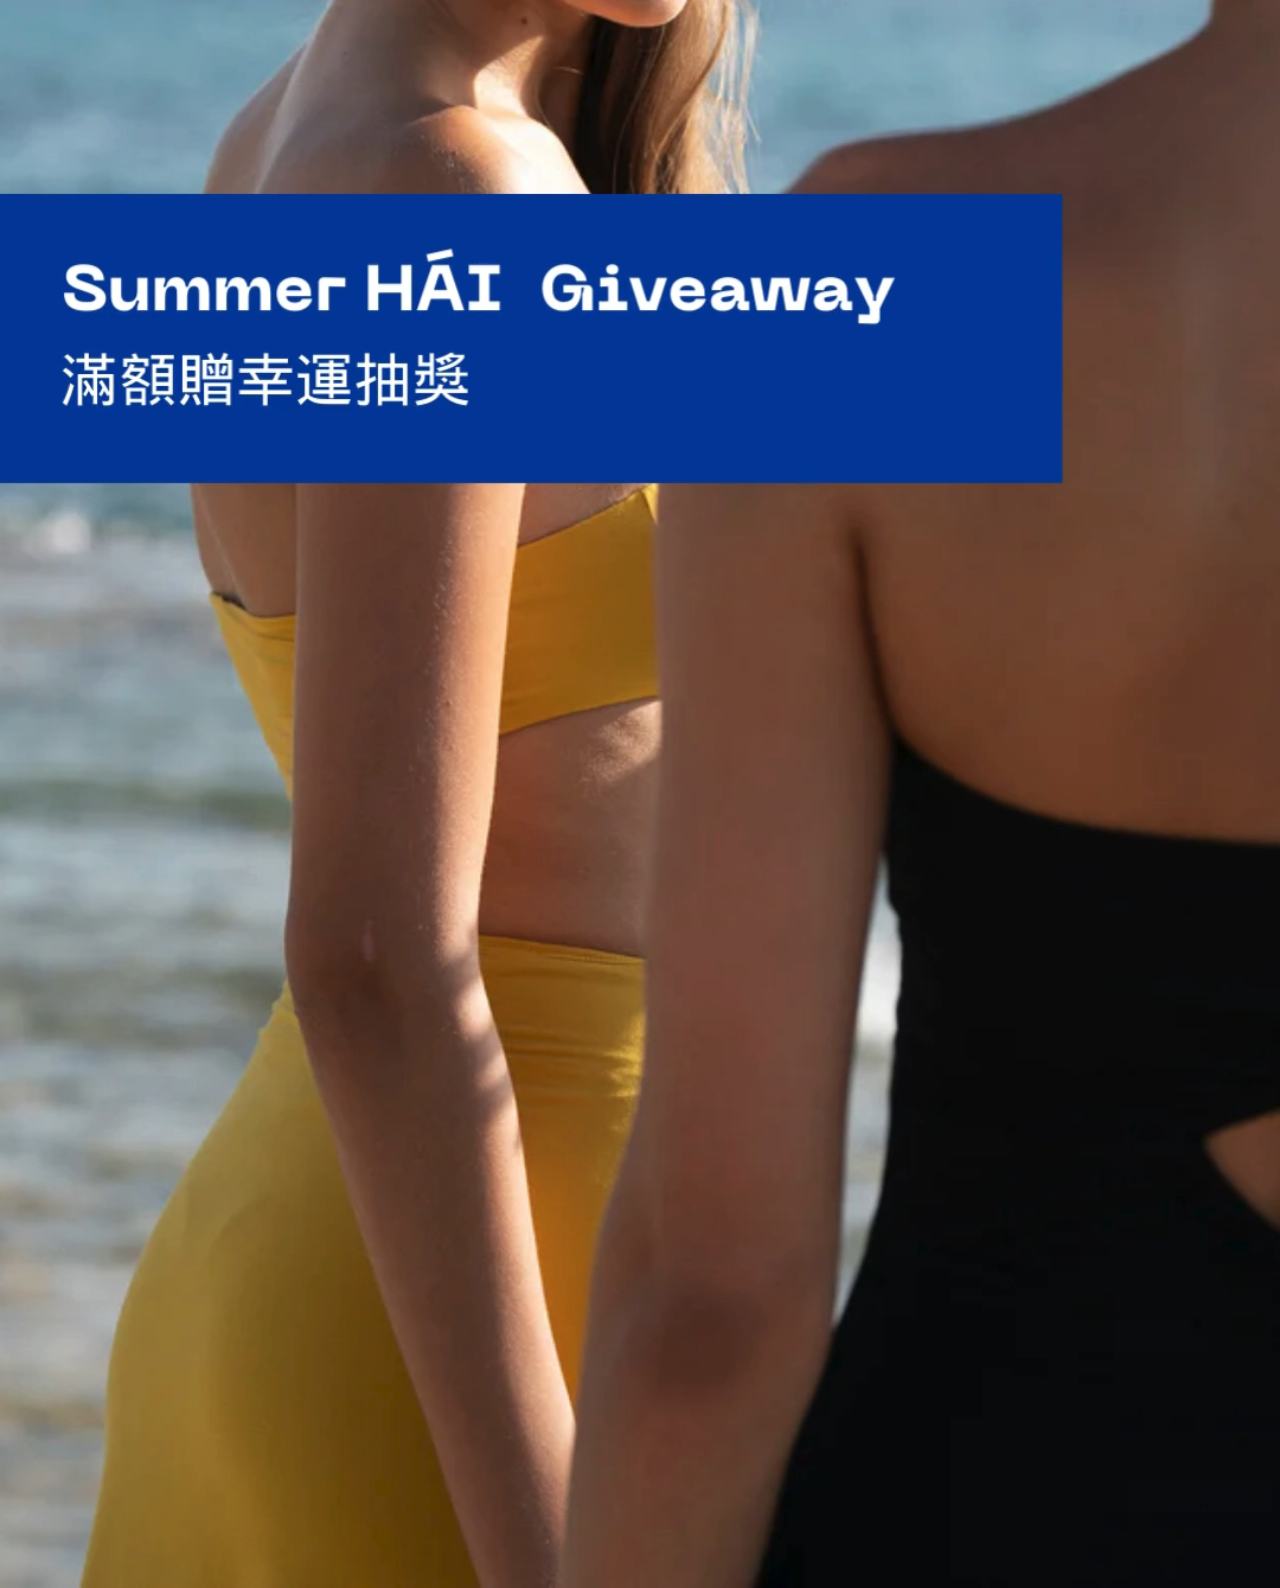
<file: index.html>
<!DOCTYPE html>
<html lang="en">
<head>
    <meta charset="UTF-8">
    <meta name="viewport" content="width=device-width, initial-scale=1.0">
    <title>Intro</title>
    <link rel="stylesheet" href="style.css">
</head>
<body>
    <div class="video-container">
        <video id="introVideo" autoplay muted playsinline>
            <source src="intro.mp4" type="video/mp4">
            Your browser does not support the video tag.
        </video>
    </div>
    <script>
        document.getElementById('introVideo').onended = function() {
            window.location.href = 'steps.html';
        };
    </script>
</body>
</html>
</file>
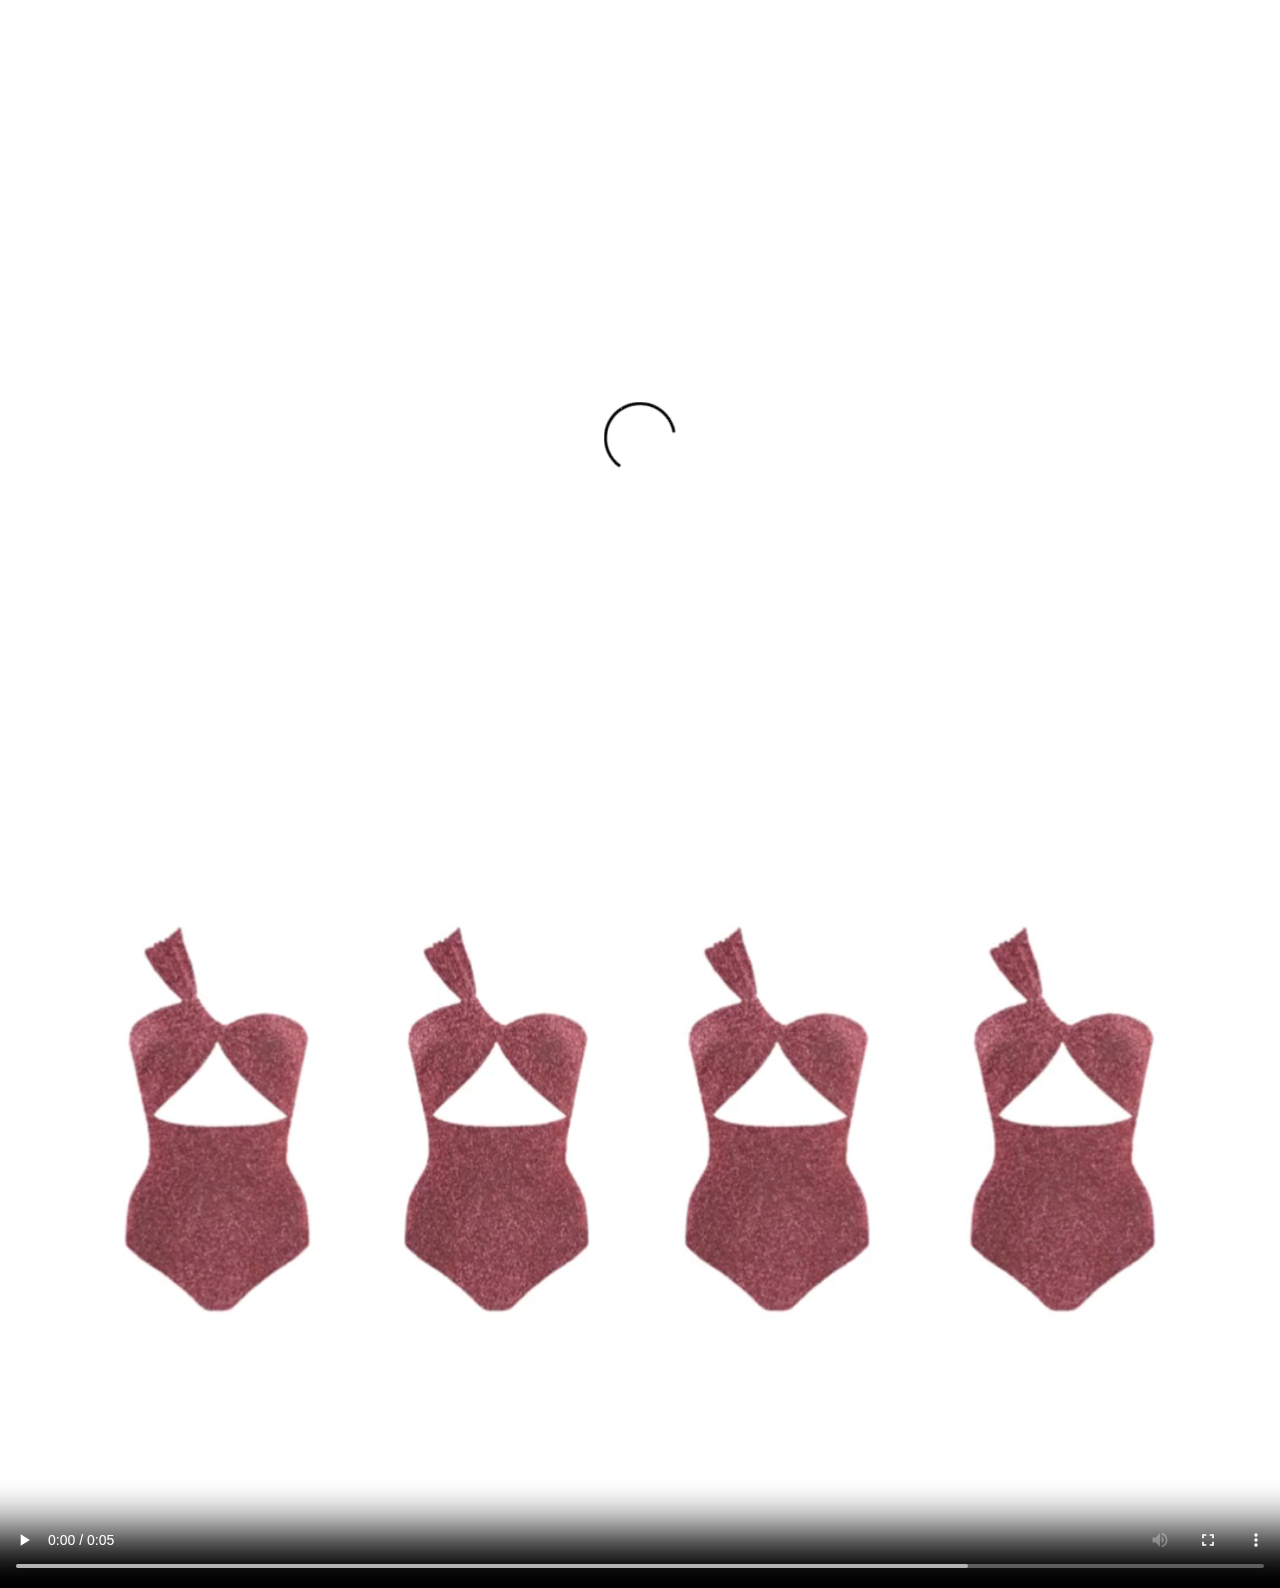
<file: result1.html>
<!DOCTYPE html>
<html lang="en">
<head>
    <meta charset="UTF-8">
    <meta name="viewport" content="width=device-width, initial-scale=1.0">
    <title>Result - 1000元折扣</title>
    <link rel="stylesheet" href="style.css">
    <script>
        // 检查是否是刷新操作
        if (performance.navigation.type === 1) {
            // 如果是刷新操作，重定向到 index.html
            window.location.href = 'index.html';
        }
    </script>
</head>
<body>
    <div class="video-container">
        <video width="100%" height="auto" controls autoplay>
            <source src="1000.mp4" type="video/mp4">
            Your browser does not support the video tag.
        </video>
    </div>
</body>
</html>
</file>
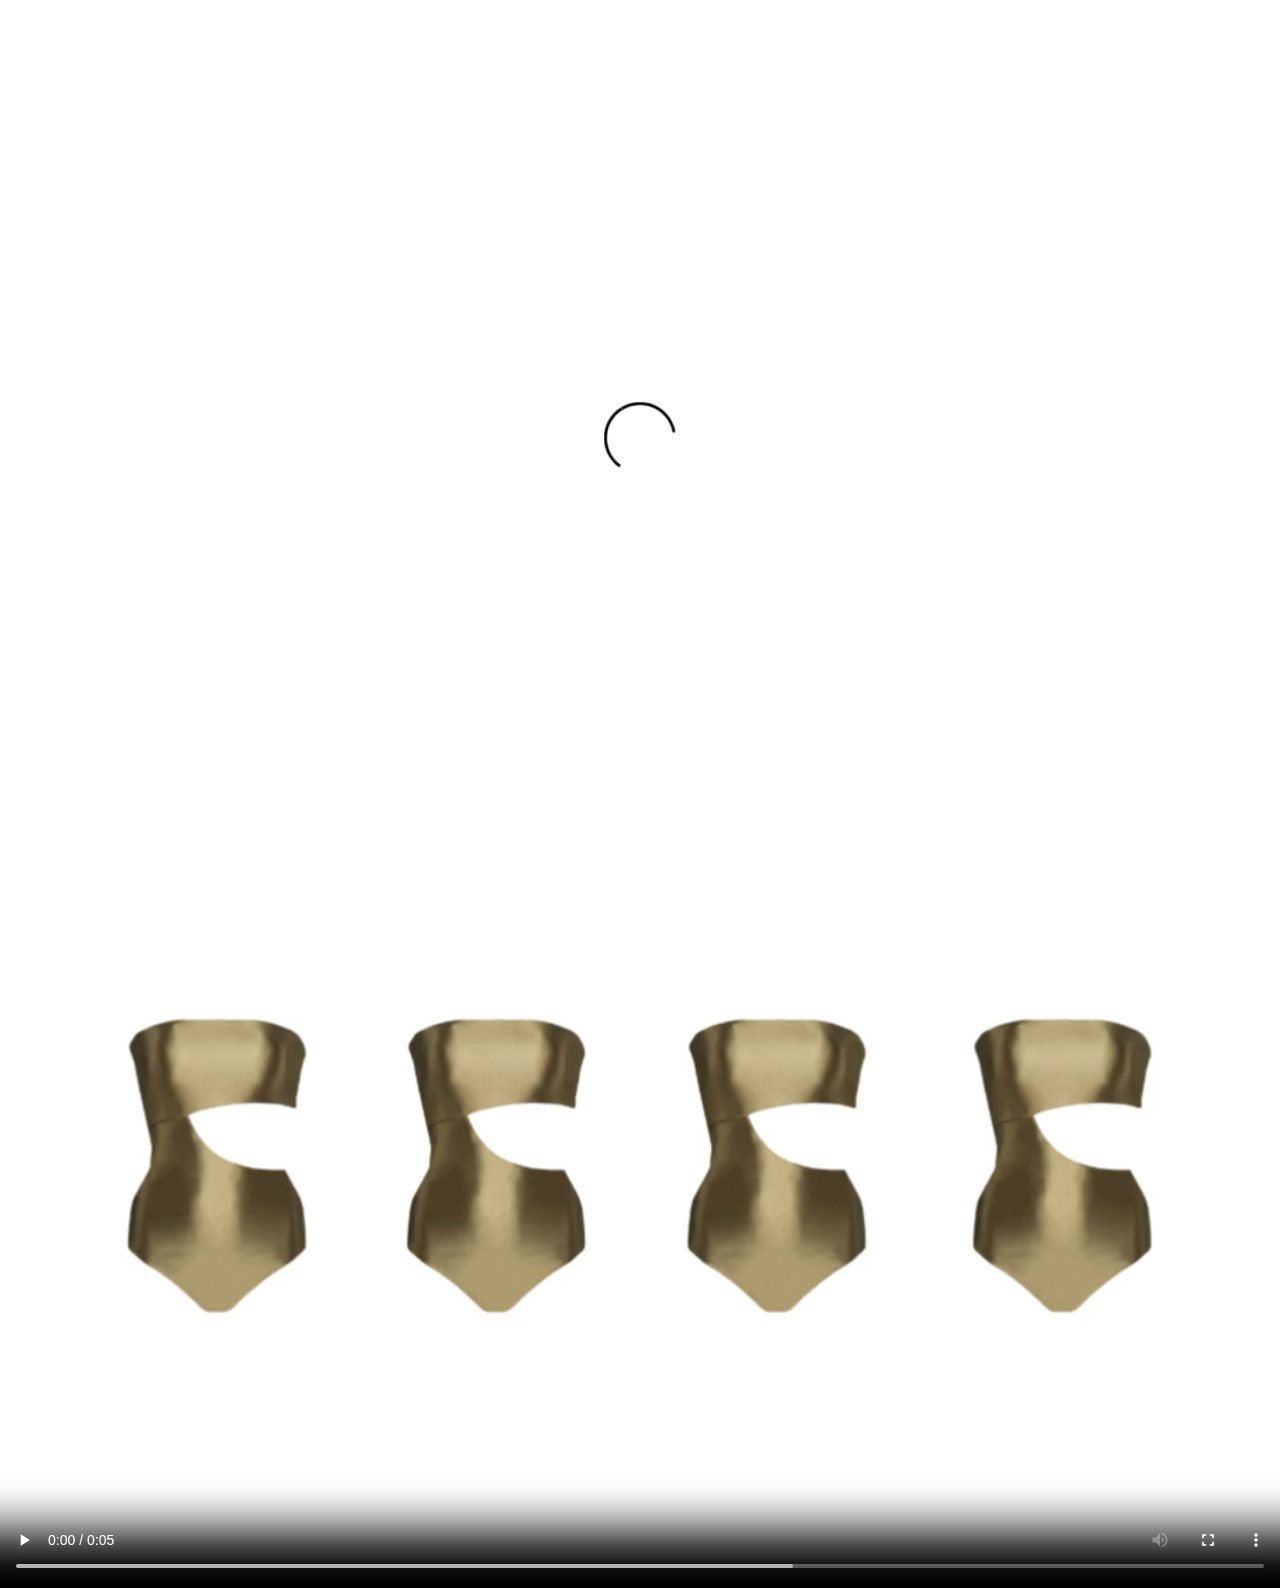
<file: result2.html>
<!DOCTYPE html>
<html lang="en">
<head>
    <meta charset="UTF-8">
    <meta name="viewport" content="width=device-width, initial-scale=1.0">
    <title>Result - 95折優惠</title>
    <link rel="stylesheet" href="style.css">
    <script>
        // 检查是否是刷新操作
        if (performance.navigation.type === 1) {
            // 如果是刷新操作，重定向到 index.html
            window.location.href = 'index.html';
        }
    </script>
</head>
<body>
    <div class="video-container">
        <video width="100%" height="auto" controls autoplay>
            <source src="5off.mp4" type="video/mp4">
            Your browser does not support the video tag.
        </video>
    </div>
</body>
</html>
</file>
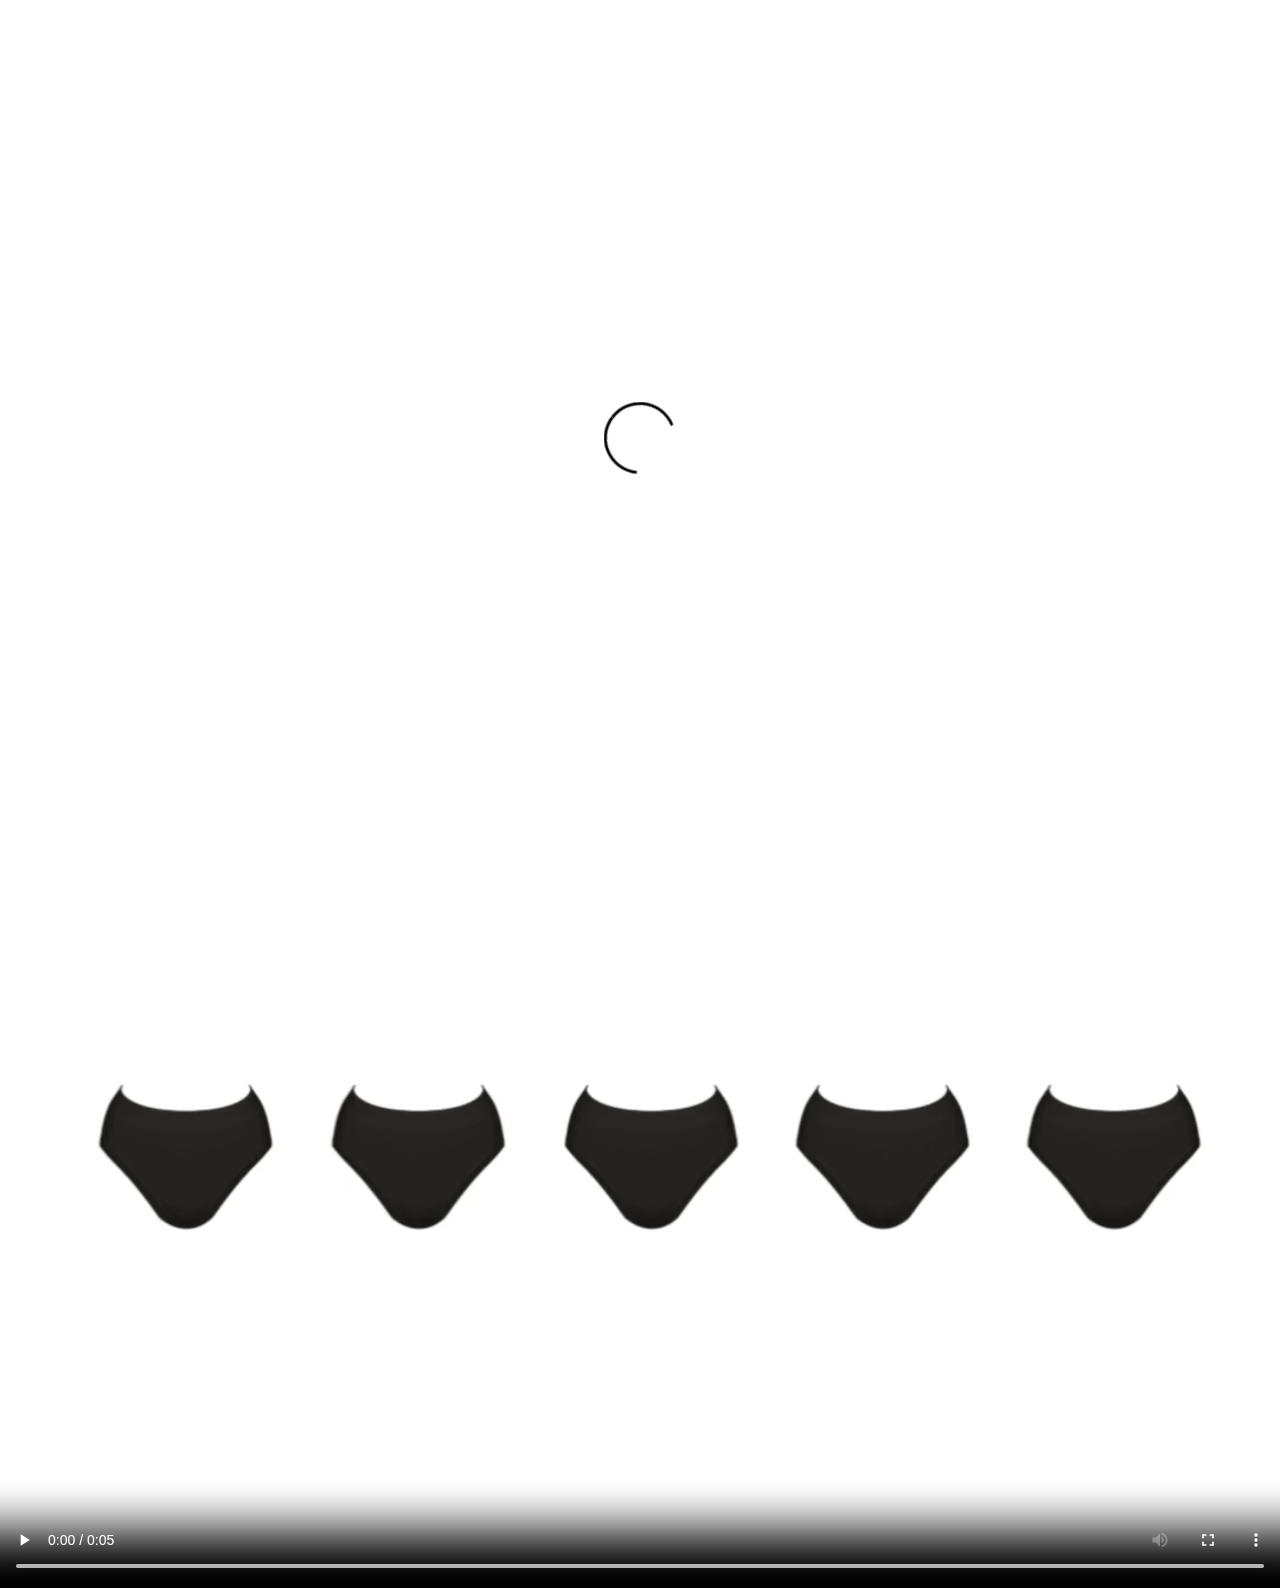
<file: result3.html>
<!DOCTYPE html>
<html lang="en">
<head>
    <meta charset="UTF-8">
    <meta name="viewport" content="width=device-width, initial-scale=1.0">
    <title>Result - 極透氣銀離子包臀內褲</title>
    <link rel="stylesheet" href="style.css">
    <script>
        // 检查是否是刷新操作
        if (performance.navigation.type === 1) {
            // 如果是刷新操作，重定向到 index.html
            window.location.href = 'index.html';
        }
    </script>
</head>
<body>
    <div class="video-container">
        <video width="100%" height="auto" controls autoplay>
            <source src="Hip-Huggers.mp4" type="video/mp4">
            Your browser does not support the video tag.
        </video>
    </div>
</body>
</html>
</file>
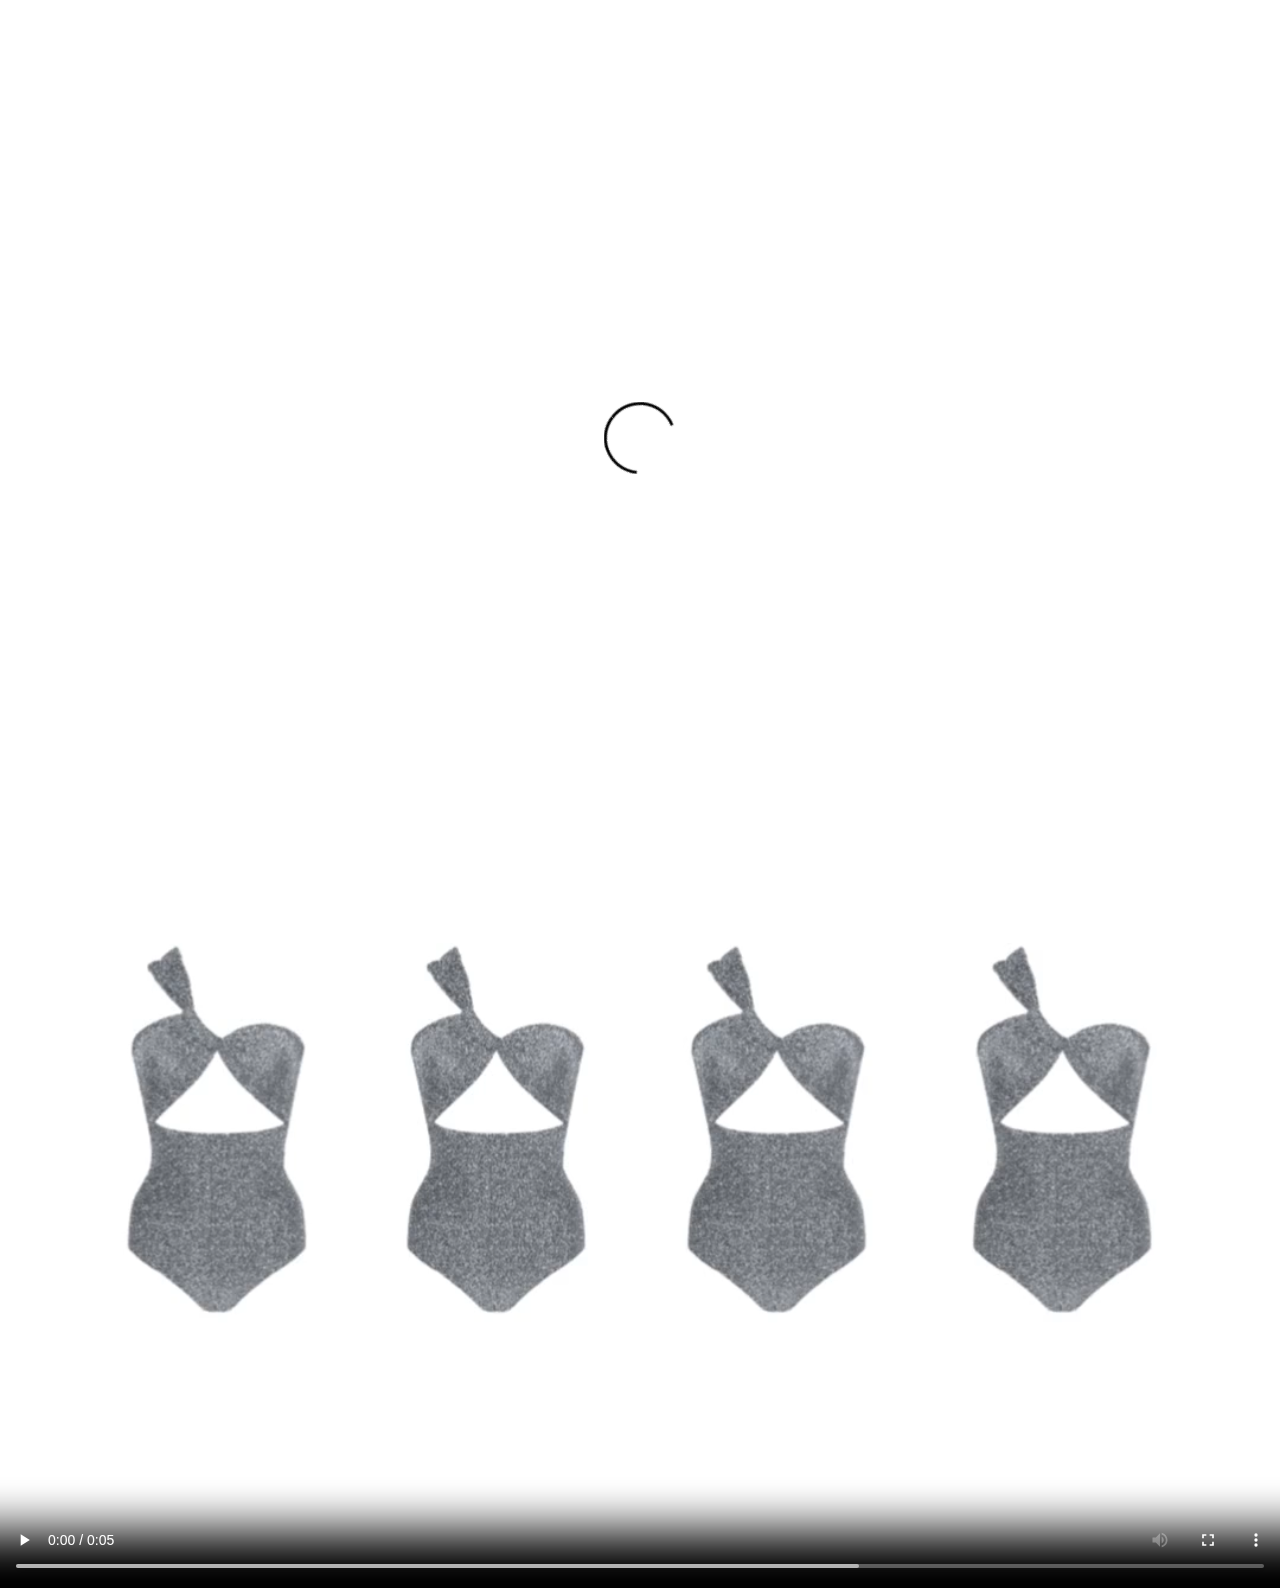
<file: result4.html>
<!DOCTYPE html>
<html lang="en">
<head>
    <meta charset="UTF-8">
    <meta name="viewport" content="width=device-width, initial-scale=1.0">
    <title>Result - 品牌周邊小物</title>
    <link rel="stylesheet" href="style.css">
    <script>
        // 检查是否是刷新操作
        if (performance.navigation.type === 1) {
            // 如果是刷新操作，重定向到 index.html
            window.location.href = 'index.html';
        }
    </script>
</head>
<body>
    <div class="video-container">
        <video width="100%" height="auto" controls autoplay>
            <source src="brand.mp4" type="video/mp4">
            Your browser does not support the video tag.
        </video>
    </div>
</body>
</html>
</file>
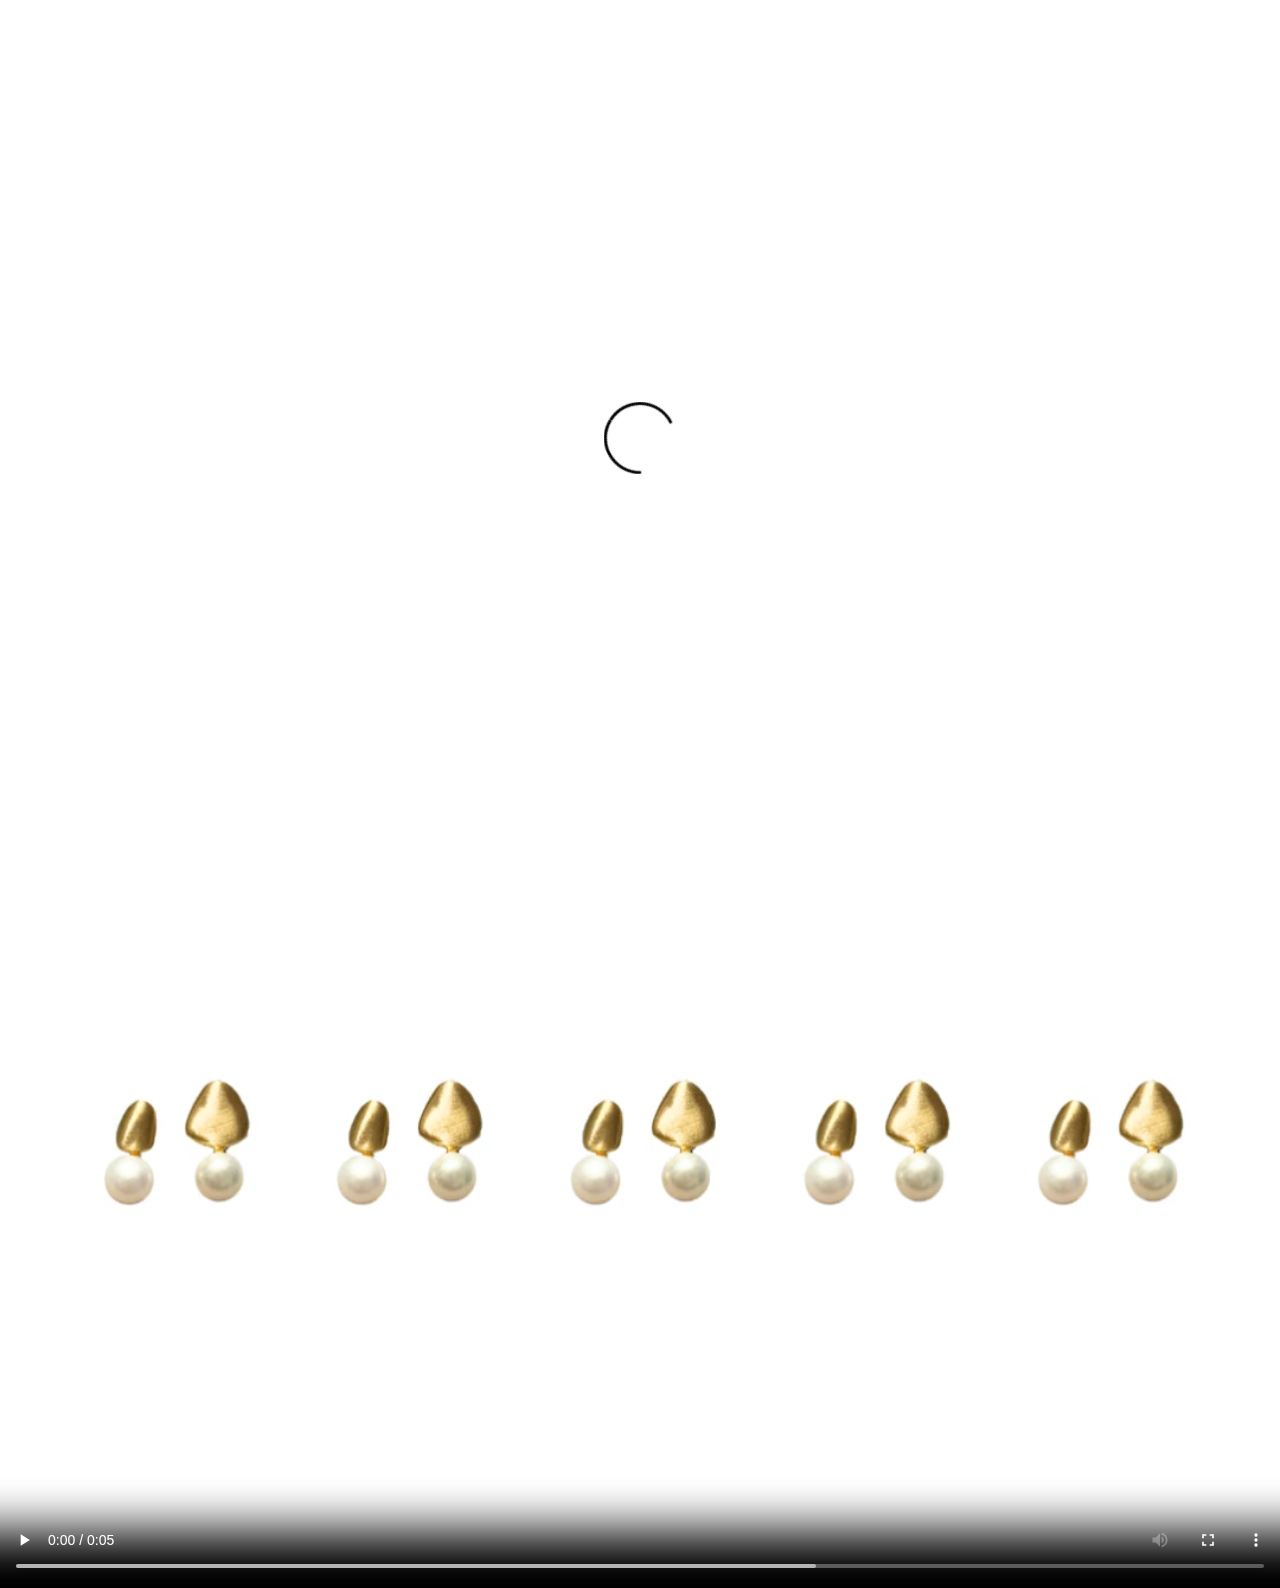
<file: result5.html>
<!DOCTYPE html>
<html lang="en">
<head>
    <meta charset="UTF-8">
    <meta name="viewport" content="width=device-width, initial-scale=1.0">
    <title>Result - 品牌精選首飾</title>
    <link rel="stylesheet" href="style.css">
    <script>
        // 检查是否是刷新操作
        if (performance.navigation.type === 1) {
            // 如果是刷新操作，重定向到 index.html
            window.location.href = 'index.html';
        }
    </script>
</head>
<body>
    <div class="video-container">
        <video width="100%" height="auto" controls autoplay>
            <source src="accessory.mp4" type="video/mp4">
            Your browser does not support the video tag.
        </video>
    </div>
</body>
</html>
</file>
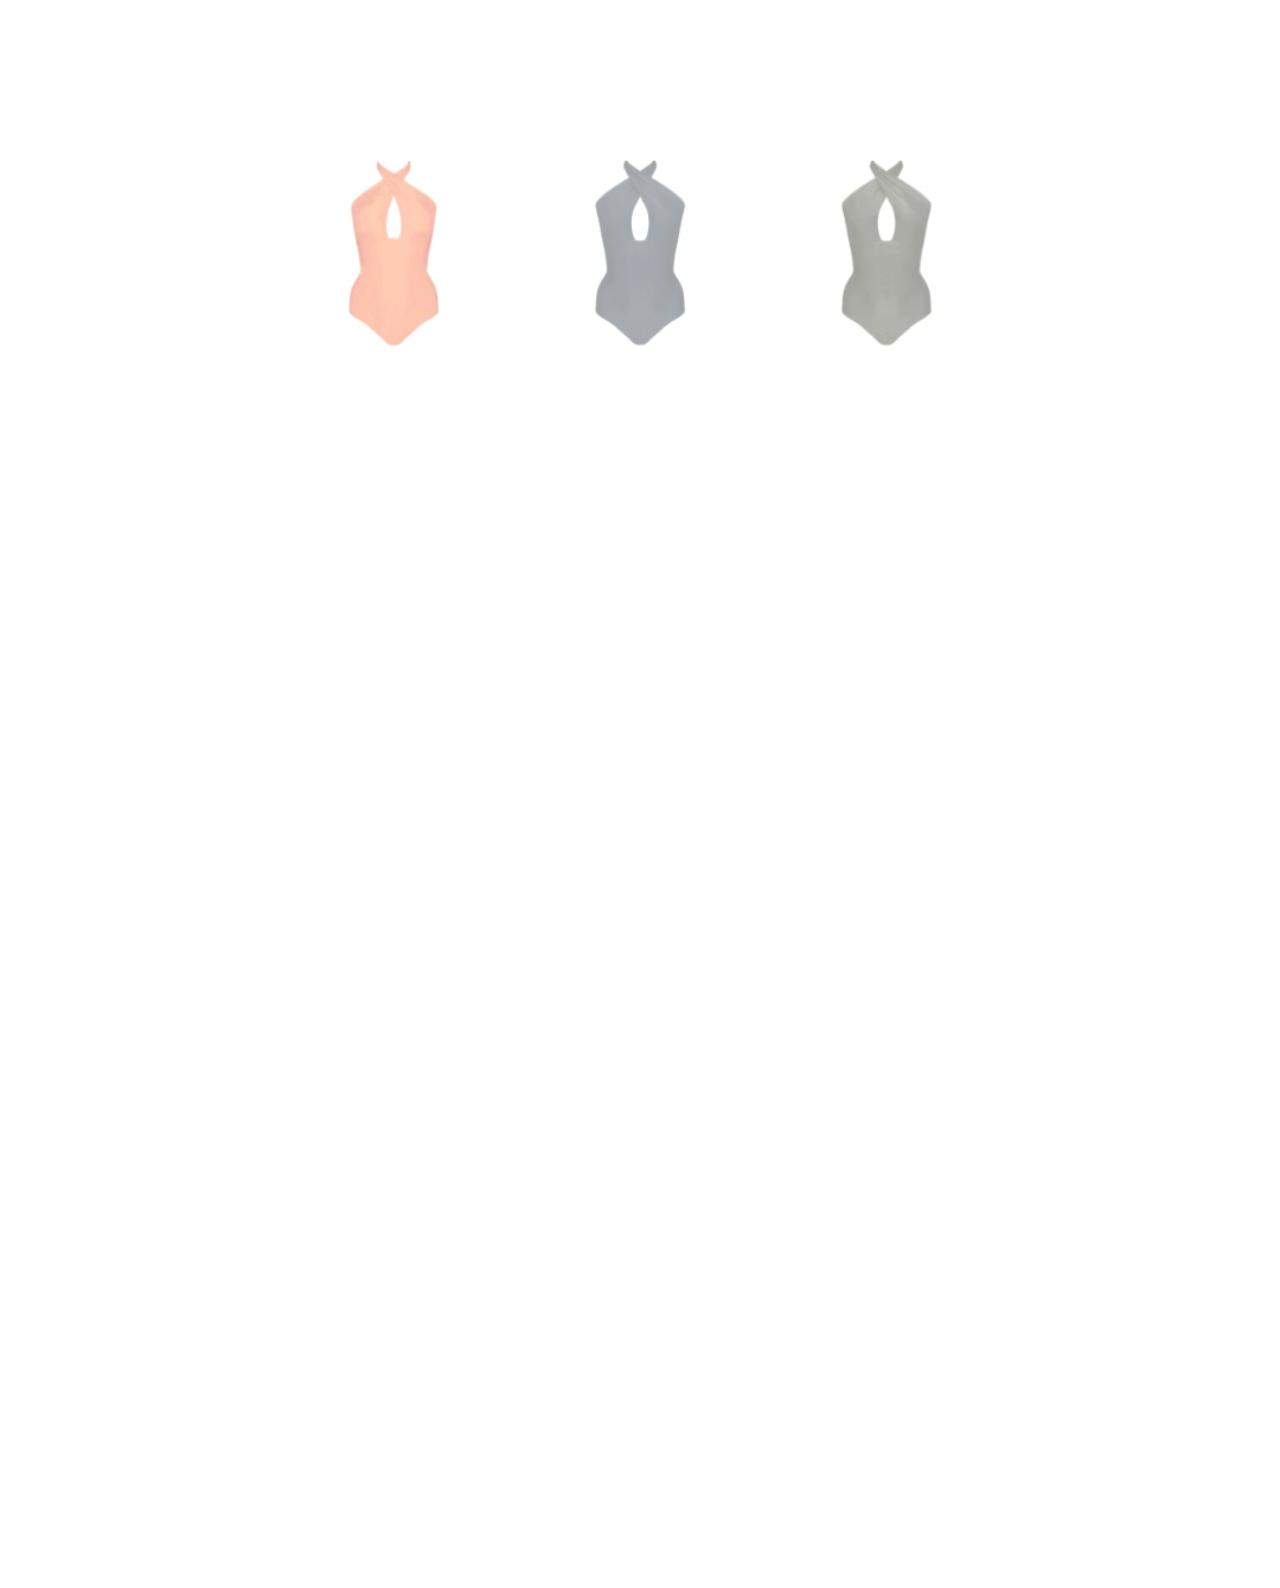
<file: spin.html>
<!DOCTYPE html>
<html lang="en">
<head>
    <meta charset="UTF-8">
    <meta name="viewport" content="width=device-width, initial-scale=1.0">
    <title>Spin</title>
    <link rel="stylesheet" href="style.css">
    <script>
        // 檢查是否是刷新操作
        if (performance.navigation.type === 1) {
            // 如果是刷新操作，重定向到 index.html
            window.location.href = 'index.html';
        }
    </script>
</head>
<body>
    <div class="video-container">
        <video id="spinVideo" autoplay muted playsinline>
            <source src="spin.mp4" type="video/mp4">
            Your browser does not support the video tag.
        </video>
    </div>
    <script>
        document.getElementById('spinVideo').onended = function() {
            const randomValue = Math.random() * 100; // 0 到 100 之間的隨機值
            console.log('Random Value:', randomValue); // 用於檢查隨機值

            // 根據隨機值決定跳轉頁面
            if (randomValue <= 0.25) {
                window.location.href = 'result1.html'; // 當筆折扣1000元
            } else if (randomValue <= 1) {
                window.location.href = 'result2.html'; // 當筆95折優惠
            } else if (randomValue <= 45) {
                window.location.href = 'result4.html'; // 品牌周邊小物
            } else if (randomValue <= 100) {
                window.location.href = 'result5.html'; // 品牌精選首飾
            } else {
                console.error('隨機值超出範圍，無法匹配獎品。');
                alert('出現錯誤，請重試。');
            }
        };
    </script>
</body>
</html>
</file>
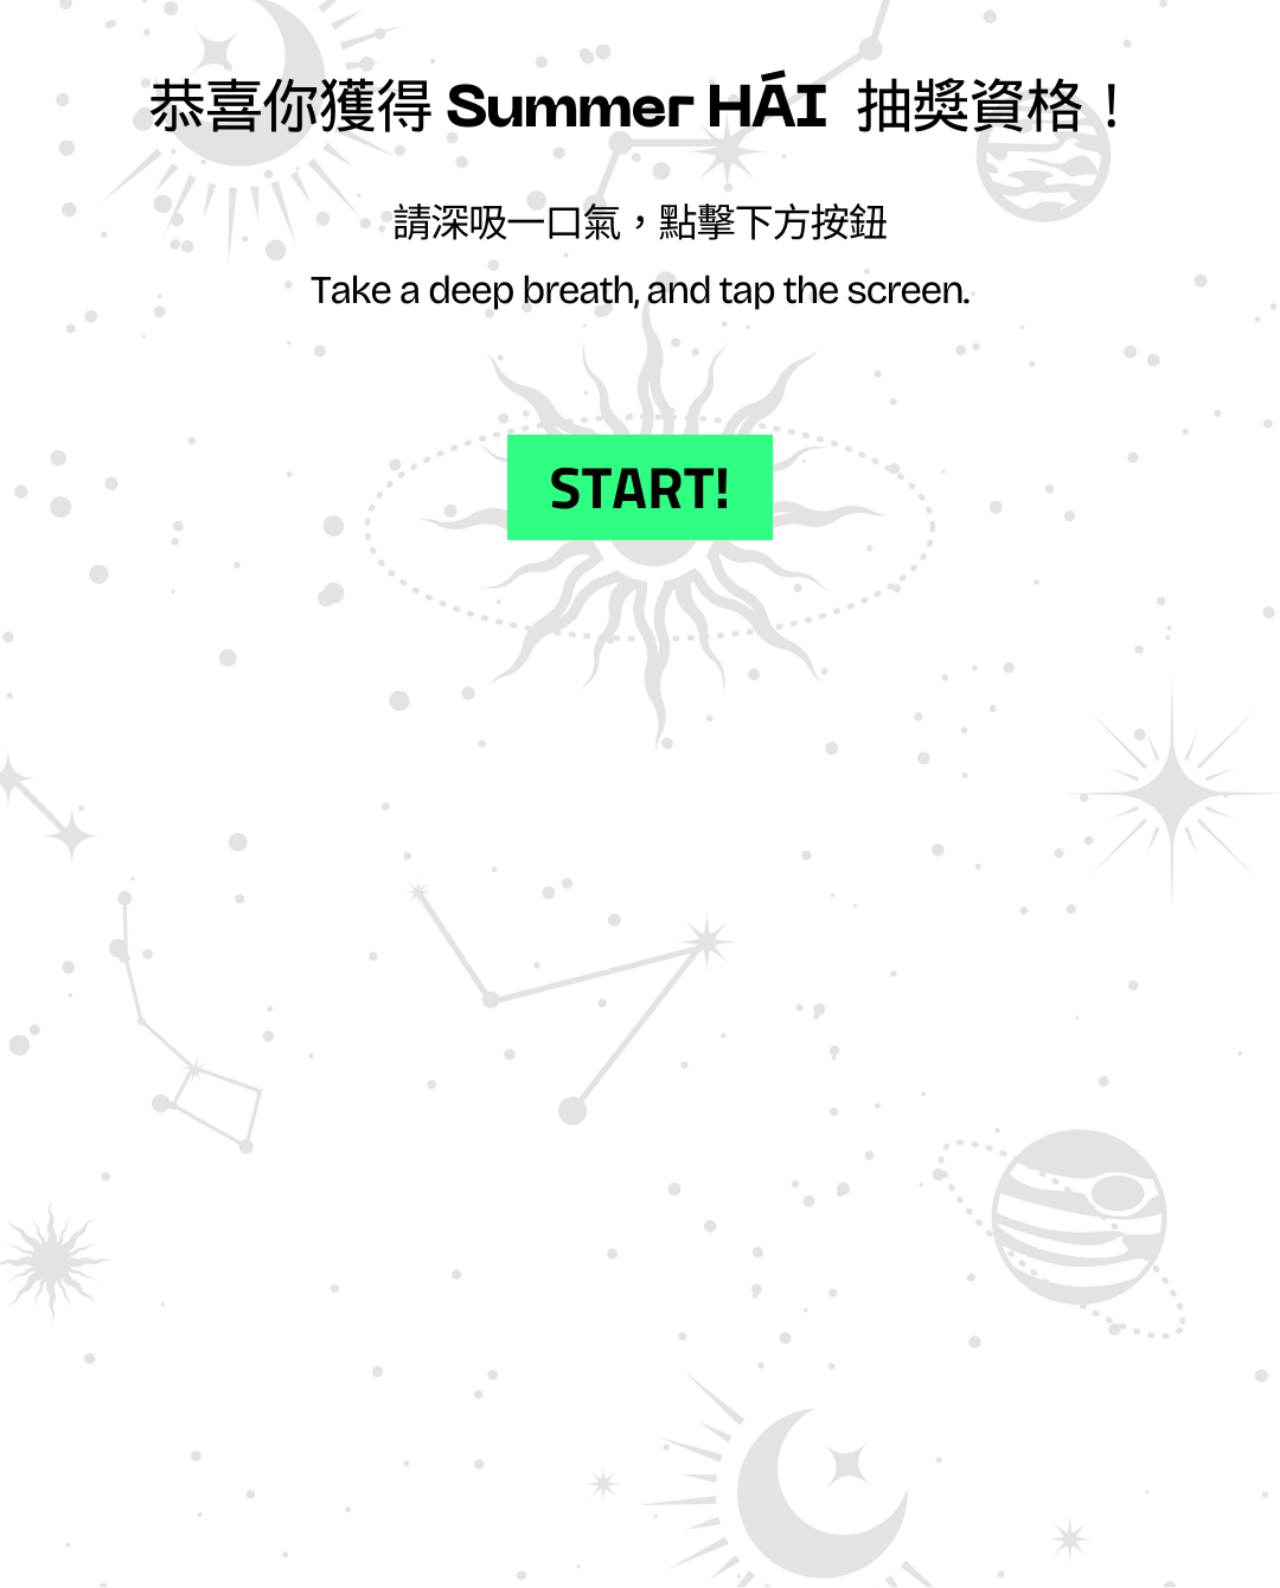
<file: steps.html>
<!DOCTYPE html>
<html lang="en">
<head>
    <meta charset="UTF-8">
    <meta name="viewport" content="width=device-width, initial-scale=1.0">
    <title>Steps</title>
    <link rel="stylesheet" href="style.css">
    <script>
        // 检查是否是刷新操作
        if (performance.navigation.type === performance.navigation.TYPE_RELOAD) {
            // 如果是刷新操作，重定向到 index.html
            window.location.href = 'index.html';
        }
    </script>
</head>
<body>
    <div class="image-container">
        <img src="step.png" alt="Steps" id="stepsImage">
    </div>
    <script>
        document.getElementById('stepsImage').onclick = function() {
            window.location.href = 'spin.html';
        };
    </script>
</body>
</html>
</file>
<file: style.css>
/* 全局設置 */
body {
    font-family: Arial, sans-serif;
    margin: 0;
    padding: 0;
    display: flex;
    justify-content: center;
    align-items: center;
    height: 100vh;
    background-color: #f0f0f0;
}

.video-container {
    width: 100%;
    max-width: 100%;
    height: auto;
    display: flex;
    justify-content: center;
    align-items: center;
}

video {
    width: 100%;
    height: auto;
}

.image-container {
    width: 100%;
    max-width: 100%;
    height: auto;
    display: flex;
    justify-content: center;
    align-items: center;
}

#stepsImage {
    width: 100%;
    height: auto;
    cursor: pointer;
}

#wheel-container {
    display: flex;
    flex-direction: column;
    align-items: center;
}

#spinButton {
    margin-top: 20px;
    padding: 10px 20px;
    font-size: 16px;
    cursor: pointer;
}
</file>
